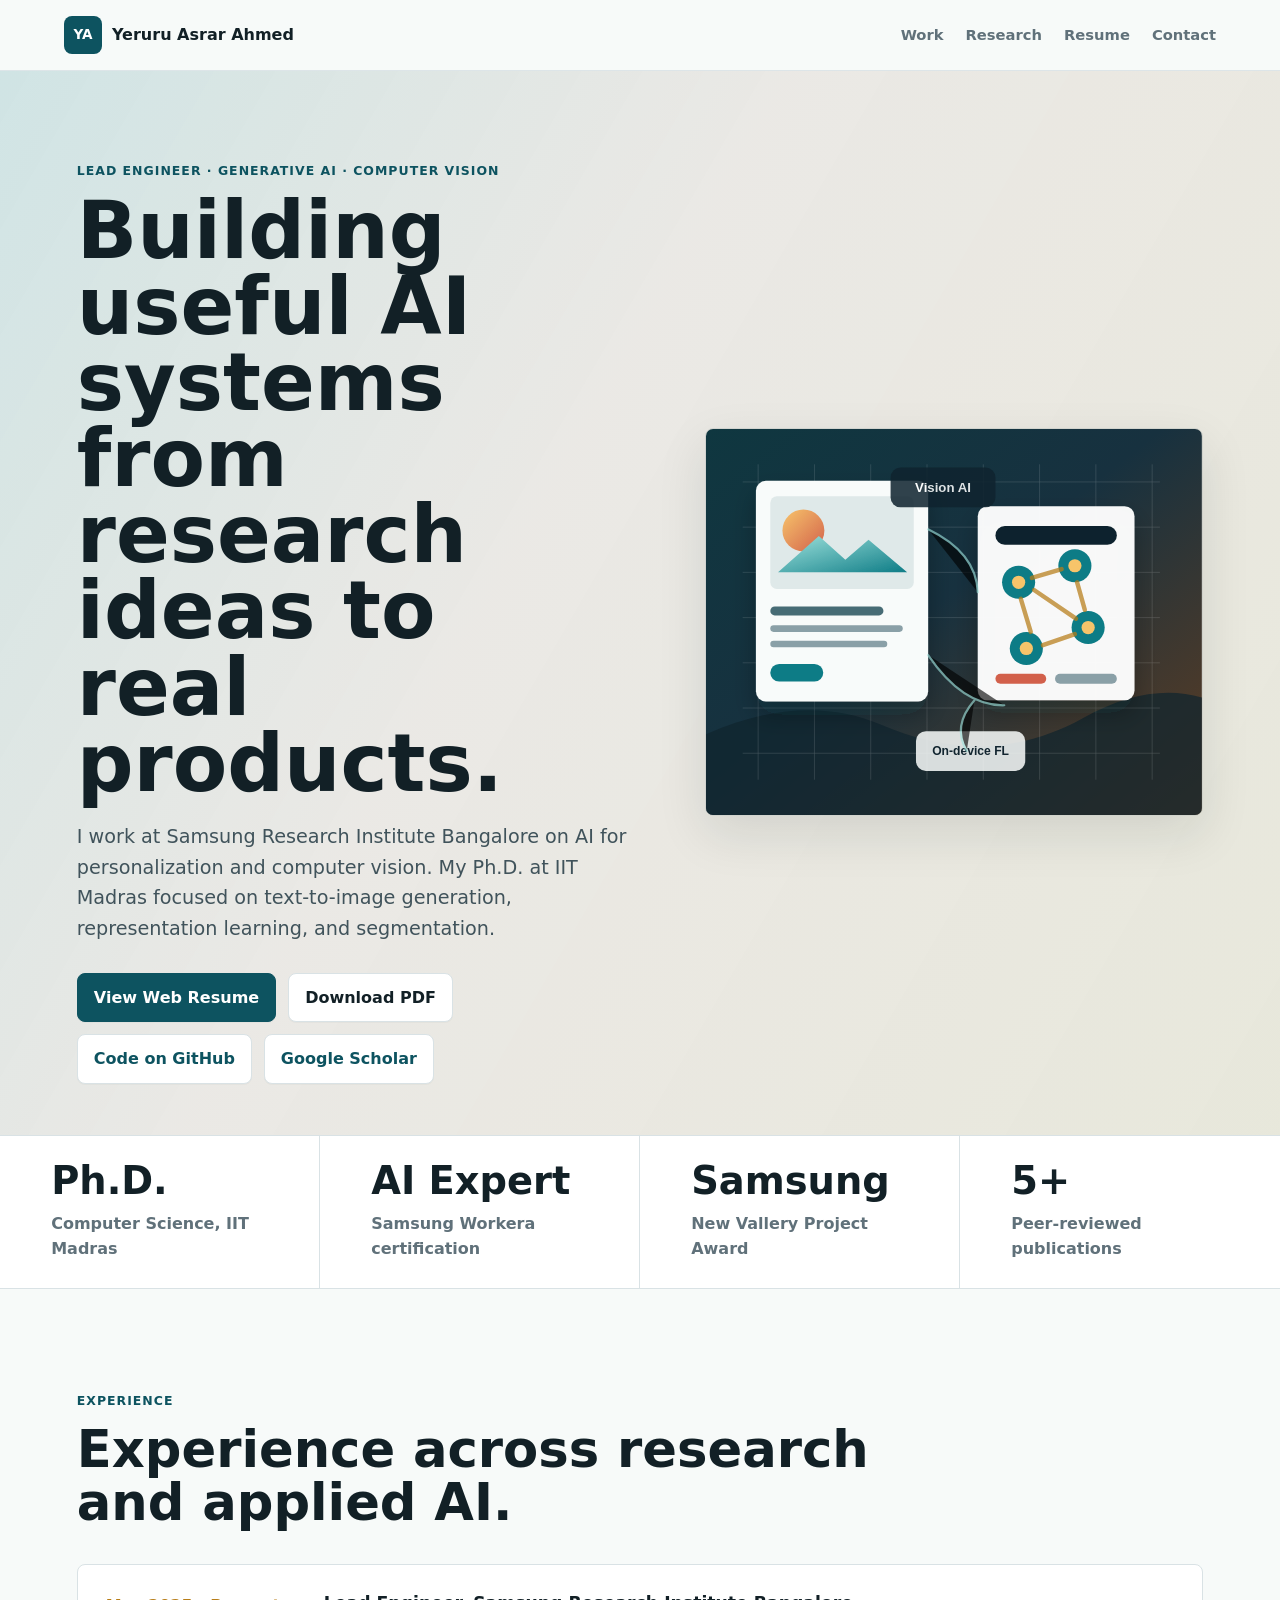
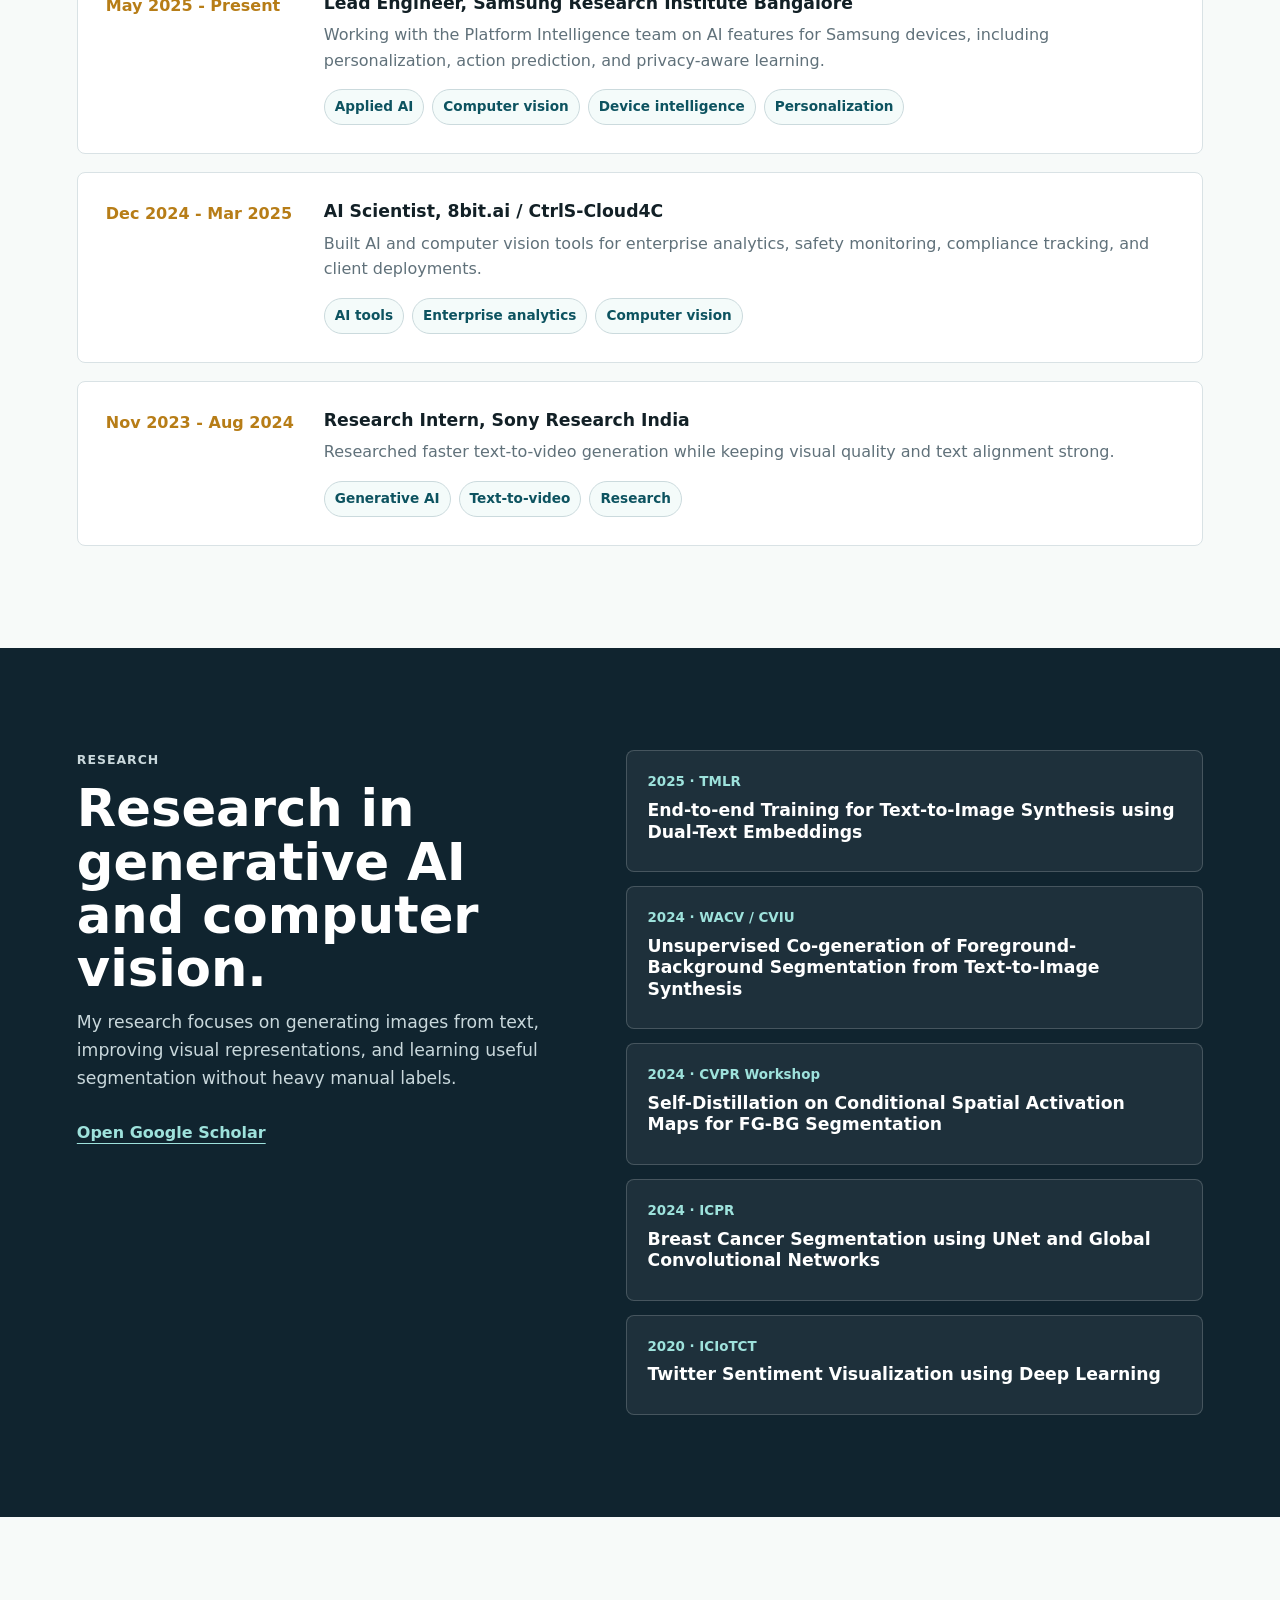
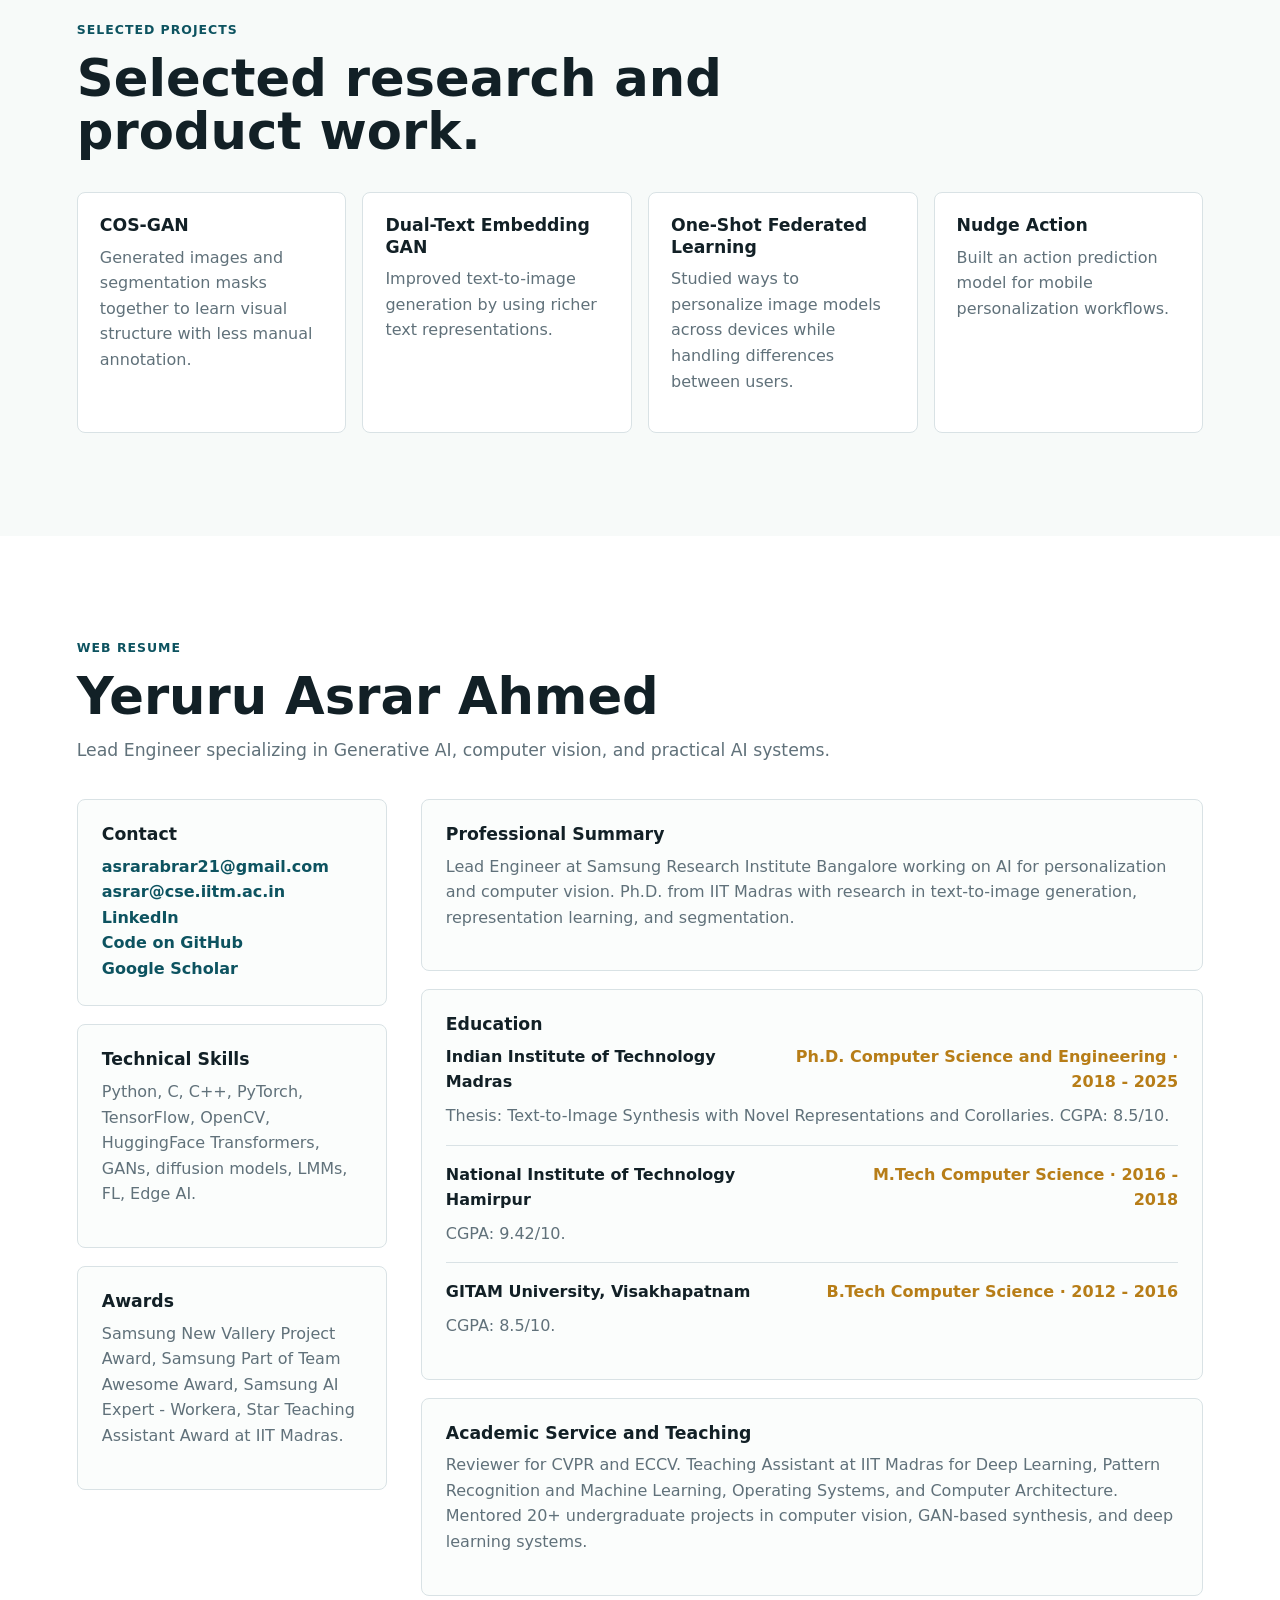
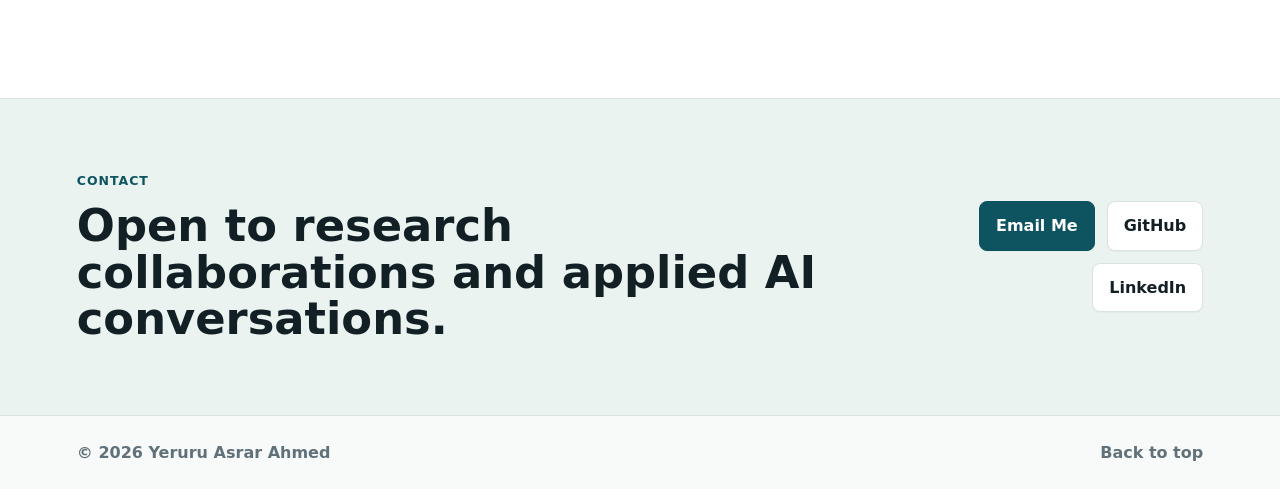
<file: index.html>
<!doctype html>
<html lang="en">
  <head>
    <meta charset="utf-8" />
    <meta name="viewport" content="width=device-width, initial-scale=1" />
    <title>Yeruru Asrar Ahmed | Generative AI & Computer Vision</title>
    <meta
      name="description"
      content="Yeruru Asrar Ahmed is a Lead Engineer working on Generative AI, computer vision, and practical AI systems."
    />
    <meta name="theme-color" content="#10242f" />
    <meta property="og:title" content="Yeruru Asrar Ahmed" />
    <meta property="og:description" content="Lead Engineer working on Generative AI, Computer Vision, and practical AI systems." />
    <meta property="og:type" content="website" />
    <link rel="icon" href="assets/favicon.svg" type="image/svg+xml" />
    <link rel="stylesheet" href="styles.css" />
  </head>
  <body>
    <header class="site-header">
      <a class="brand" href="#top" aria-label="Yeruru Asrar Ahmed home">
        <span class="brand-mark">YA</span>
        <span>Yeruru Asrar Ahmed</span>
      </a>
      <nav class="nav" aria-label="Primary navigation">
        <a href="#work">Work</a>
        <a href="#research">Research</a>
        <a href="#resume">Resume</a>
        <a href="#contact">Contact</a>
      </nav>
    </header>

    <main id="top">
      <section class="hero">
        <div class="hero-copy">
          <p class="eyebrow">Lead Engineer · Generative AI · Computer Vision</p>
          <h1>Building useful AI systems from research ideas to real products.</h1>
          <p class="hero-text">
            I work at Samsung Research Institute Bangalore on AI for personalization and computer vision.
            My Ph.D. at IIT Madras focused on text-to-image generation, representation learning, and segmentation.
          </p>
          <div class="hero-actions" aria-label="Profile links">
            <a class="button primary" href="#resume">View Web Resume</a>
            <a class="button" href="Yeruru_Asrar_Ahmed_Resume.pdf?v=latex">Download PDF</a>
            <a class="button ghost" href="https://github.com/asrarabrar21">Code on GitHub</a>
            <a class="button ghost" href="https://scholar.google.com/citations?user=YV2QFccAAAAJ&hl=en">Google Scholar</a>
          </div>
        </div>
        <div class="hero-visual" aria-label="Abstract AI research visual">
          <img src="assets/research-visual.svg" alt="" />
        </div>
      </section>

      <section class="stats" aria-label="Career highlights">
        <div>
          <strong>Ph.D.</strong>
          <span>Computer Science, IIT Madras</span>
        </div>
        <div>
          <strong>AI Expert</strong>
          <span>Samsung Workera certification</span>
        </div>
        <div>
          <strong>Samsung</strong>
          <span>New Vallery Project Award</span>
        </div>
        <div>
          <strong>5+</strong>
          <span>Peer-reviewed publications</span>
        </div>
      </section>

      <section id="work" class="section">
        <div class="section-heading">
          <p class="eyebrow">Experience</p>
          <h2>Experience across research and applied AI.</h2>
        </div>
        <div class="timeline">
          <article class="timeline-item">
            <div class="time">May 2025 - Present</div>
            <div>
              <h3>Lead Engineer, Samsung Research Institute Bangalore</h3>
              <p>
                Working with the Platform Intelligence team on AI features for Samsung devices, including
                personalization, action prediction, and privacy-aware learning.
              </p>
              <ul class="tags">
                <li>Applied AI</li>
                <li>Computer vision</li>
                <li>Device intelligence</li>
                <li>Personalization</li>
              </ul>
            </div>
          </article>
          <article class="timeline-item">
            <div class="time">Dec 2024 - Mar 2025</div>
            <div>
              <h3>AI Scientist, 8bit.ai / CtrlS-Cloud4C</h3>
              <p>
                Built AI and computer vision tools for enterprise analytics, safety monitoring,
                compliance tracking, and client deployments.
              </p>
              <ul class="tags">
                <li>AI tools</li>
                <li>Enterprise analytics</li>
                <li>Computer vision</li>
              </ul>
            </div>
          </article>
          <article class="timeline-item">
            <div class="time">Nov 2023 - Aug 2024</div>
            <div>
              <h3>Research Intern, Sony Research India</h3>
              <p>
                Researched faster text-to-video generation while keeping visual quality and text alignment strong.
              </p>
              <ul class="tags">
                <li>Generative AI</li>
                <li>Text-to-video</li>
                <li>Research</li>
              </ul>
            </div>
          </article>
        </div>
      </section>

      <section id="research" class="section split">
        <div class="section-heading">
          <p class="eyebrow">Research</p>
          <h2>Research in generative AI and computer vision.</h2>
          <p>
            My research focuses on generating images from text, improving visual representations,
            and learning useful segmentation without heavy manual labels.
          </p>
          <a class="text-link" href="https://scholar.google.com/citations?user=YV2QFccAAAAJ&hl=en">Open Google Scholar</a>
        </div>
        <div class="publication-list">
          <article>
            <span>2025 · TMLR</span>
            <h3>End-to-end Training for Text-to-Image Synthesis using Dual-Text Embeddings</h3>
          </article>
          <article>
            <span>2024 · WACV / CVIU</span>
            <h3>Unsupervised Co-generation of Foreground-Background Segmentation from Text-to-Image Synthesis</h3>
          </article>
          <article>
            <span>2024 · CVPR Workshop</span>
            <h3>Self-Distillation on Conditional Spatial Activation Maps for FG-BG Segmentation</h3>
          </article>
          <article>
            <span>2024 · ICPR</span>
            <h3>Breast Cancer Segmentation using UNet and Global Convolutional Networks</h3>
          </article>
          <article>
            <span>2020 · ICIoTCT</span>
            <h3>Twitter Sentiment Visualization using Deep Learning</h3>
          </article>
        </div>
      </section>

      <section class="section">
        <div class="section-heading">
          <p class="eyebrow">Selected Projects</p>
          <h2>Selected research and product work.</h2>
        </div>
        <div class="project-grid">
          <article>
            <h3>COS-GAN</h3>
            <p>Generated images and segmentation masks together to learn visual structure with less manual annotation.</p>
          </article>
          <article>
            <h3>Dual-Text Embedding GAN</h3>
            <p>Improved text-to-image generation by using richer text representations.</p>
          </article>
          <article>
            <h3>One-Shot Federated Learning</h3>
            <p>Studied ways to personalize image models across devices while handling differences between users.</p>
          </article>
          <article>
            <h3>Nudge Action</h3>
            <p>Built an action prediction model for mobile personalization workflows.</p>
          </article>
        </div>
      </section>

      <section id="resume" class="section resume-section">
        <div class="section-heading">
          <p class="eyebrow">Web Resume</p>
          <h2>Yeruru Asrar Ahmed</h2>
          <p>Lead Engineer specializing in Generative AI, computer vision, and practical AI systems.</p>
        </div>

        <div class="resume-layout">
          <aside class="resume-sidebar">
            <div>
              <h3>Contact</h3>
              <a href="mailto:asrarabrar21@gmail.com">asrarabrar21@gmail.com</a>
              <a href="mailto:asrar@cse.iitm.ac.in">asrar@cse.iitm.ac.in</a>
              <a href="https://www.linkedin.com/in/yeruru-asrar-ahmed-63670113b/">LinkedIn</a>
              <a href="https://github.com/asrarabrar21">Code on GitHub</a>
              <a href="https://scholar.google.com/citations?user=YV2QFccAAAAJ&hl=en">Google Scholar</a>
            </div>
            <div>
              <h3>Technical Skills</h3>
              <p>Python, C, C++, PyTorch, TensorFlow, OpenCV, HuggingFace Transformers, GANs, diffusion models, LMMs, FL, Edge AI.</p>
            </div>
            <div>
              <h3>Awards</h3>
              <p>Samsung New Vallery Project Award, Samsung Part of Team Awesome Award, Samsung AI Expert - Workera, Star Teaching Assistant Award at IIT Madras.</p>
            </div>
          </aside>

          <div class="resume-main">
            <article>
              <h3>Professional Summary</h3>
              <p>
                Lead Engineer at Samsung Research Institute Bangalore working on AI for personalization and computer vision.
                Ph.D. from IIT Madras with research in text-to-image generation, representation learning, and segmentation.
              </p>
            </article>

            <article>
              <h3>Education</h3>
              <div class="resume-entry">
                <div>
                  <strong>Indian Institute of Technology Madras</strong>
                  <span>Ph.D. Computer Science and Engineering · 2018 - 2025</span>
                </div>
                <p>Thesis: Text-to-Image Synthesis with Novel Representations and Corollaries. CGPA: 8.5/10.</p>
              </div>
              <div class="resume-entry">
                <div>
                  <strong>National Institute of Technology Hamirpur</strong>
                  <span>M.Tech Computer Science · 2016 - 2018</span>
                </div>
                <p>CGPA: 9.42/10.</p>
              </div>
              <div class="resume-entry">
                <div>
                  <strong>GITAM University, Visakhapatnam</strong>
                  <span>B.Tech Computer Science · 2012 - 2016</span>
                </div>
                <p>CGPA: 8.5/10.</p>
              </div>
            </article>

            <article>
              <h3>Academic Service and Teaching</h3>
              <p>
                Reviewer for CVPR and ECCV.
                Teaching Assistant at IIT Madras for Deep Learning, Pattern Recognition and Machine Learning,
                Operating Systems, and Computer Architecture. Mentored 20+ undergraduate projects in computer vision,
                GAN-based synthesis, and deep learning systems.
              </p>
            </article>
          </div>
        </div>
      </section>

      <section id="contact" class="contact-band">
        <div>
          <p class="eyebrow">Contact</p>
          <h2>Open to research collaborations and applied AI conversations.</h2>
        </div>
        <div class="contact-actions">
          <a class="button primary" href="mailto:asrarabrar21@gmail.com">Email Me</a>
          <a class="button" href="https://github.com/asrarabrar21">GitHub</a>
          <a class="button" href="https://www.linkedin.com/in/yeruru-asrar-ahmed-63670113b/">LinkedIn</a>
        </div>
      </section>
    </main>

    <footer>
      <span>© <span id="year">2026</span> Yeruru Asrar Ahmed</span>
      <a href="#top">Back to top</a>
    </footer>
    <script src="script.js"></script>
  </body>
</html>
</file>
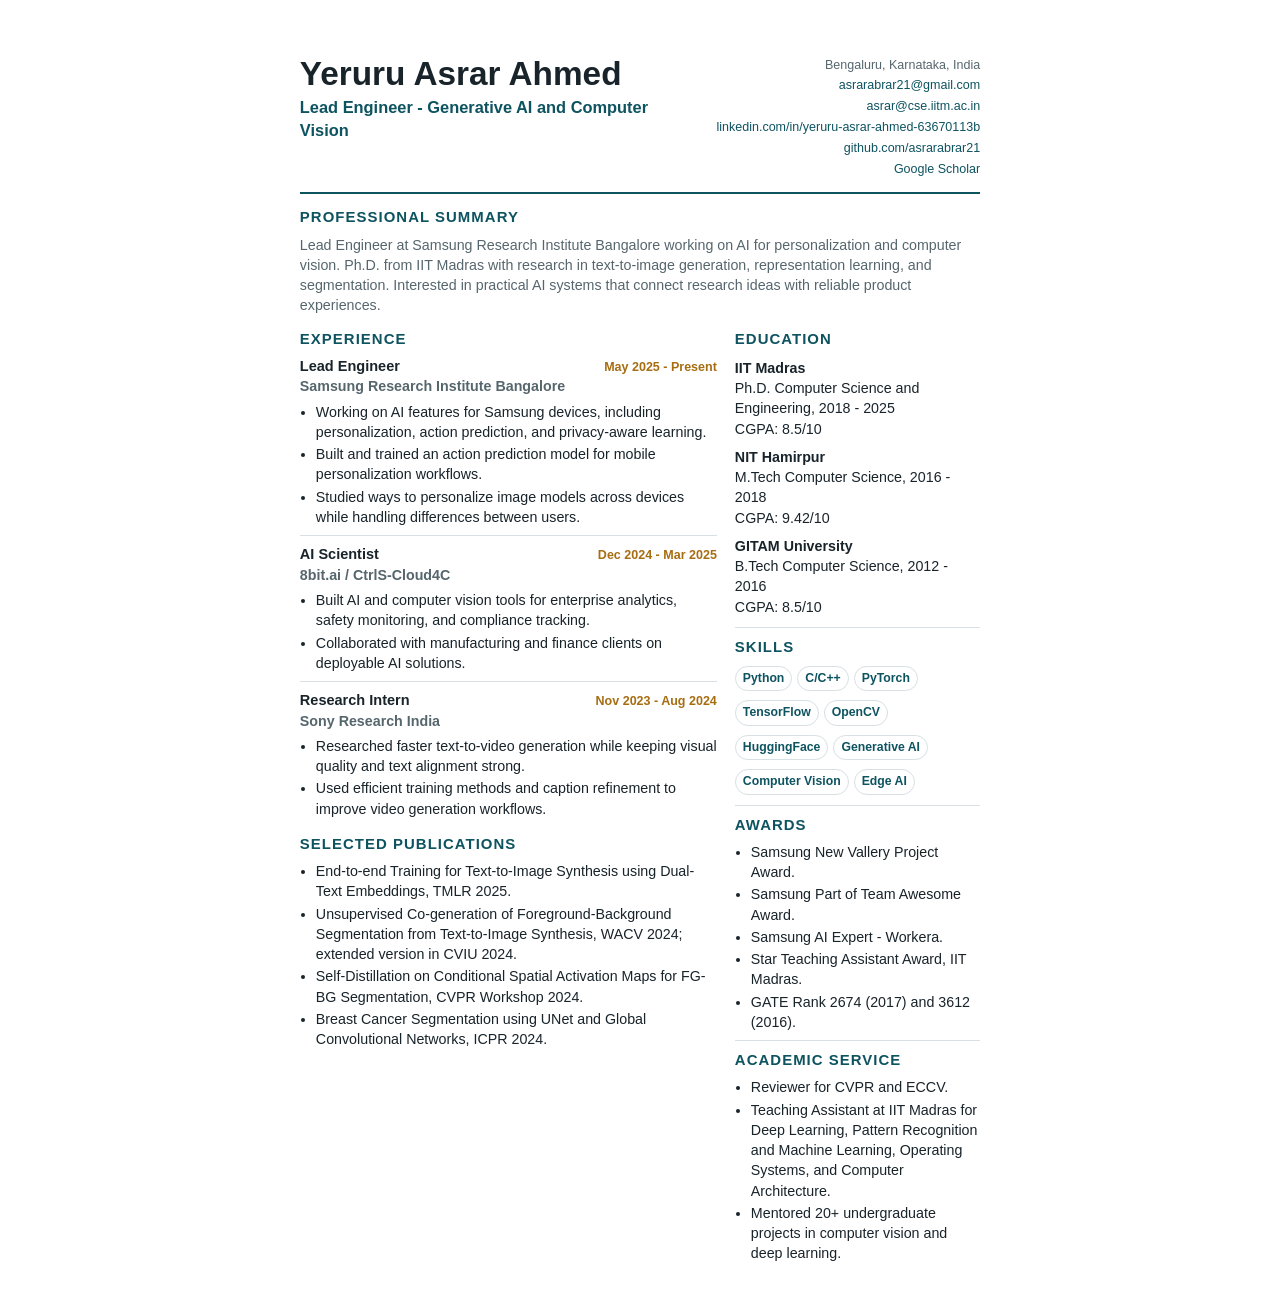
<file: resume.html>
<!doctype html>
<html lang="en">
  <head>
    <meta charset="utf-8" />
    <meta name="viewport" content="width=device-width, initial-scale=1" />
    <title>Yeruru Asrar Ahmed - Resume</title>
    <style>
      :root {
        --ink: #18232a;
        --muted: #56666d;
        --line: #d7e0e3;
        --accent: #0d5360;
        --gold: #a76d12;
      }

      * {
        box-sizing: border-box;
      }

      body {
        margin: 0;
        color: var(--ink);
        font-family: Arial, Helvetica, sans-serif;
        font-size: 10.7pt;
        line-height: 1.42;
        background: #ffffff;
      }

      .page {
        width: 210mm;
        min-height: 297mm;
        margin: 0 auto;
        padding: 15mm 15mm 13mm;
      }

      header {
        display: grid;
        grid-template-columns: 1fr auto;
        gap: 18px;
        padding-bottom: 14px;
        border-bottom: 2px solid var(--accent);
      }

      h1,
      h2,
      h3,
      p {
        margin: 0;
      }

      h1 {
        font-size: 25pt;
        line-height: 1;
        letter-spacing: 0;
      }

      .role {
        margin-top: 6px;
        color: var(--accent);
        font-size: 12.3pt;
        font-weight: 700;
      }

      .contact {
        display: grid;
        gap: 3px;
        color: var(--muted);
        font-size: 9.4pt;
        text-align: right;
      }

      a {
        color: var(--accent);
        text-decoration: none;
      }

      section {
        padding-top: 12px;
      }

      h2 {
        margin-bottom: 7px;
        color: var(--accent);
        font-size: 11.2pt;
        letter-spacing: 0.07em;
        text-transform: uppercase;
      }

      h3 {
        font-size: 10.9pt;
      }

      .summary {
        color: var(--muted);
      }

      .two-col {
        display: grid;
        grid-template-columns: 1.7fr 1fr;
        gap: 18px;
      }

      .entry {
        padding-top: 8px;
        margin-top: 8px;
        border-top: 1px solid var(--line);
      }

      .entry:first-of-type {
        padding-top: 0;
        margin-top: 0;
        border-top: 0;
      }

      .entry-head {
        display: grid;
        grid-template-columns: 1fr auto;
        gap: 10px;
        align-items: baseline;
      }

      .where {
        color: var(--muted);
        font-weight: 700;
      }

      .when {
        color: var(--gold);
        font-size: 9.4pt;
        font-weight: 700;
        white-space: nowrap;
      }

      ul {
        padding-left: 16px;
        margin: 5px 0 0;
      }

      li {
        margin: 2px 0;
      }

      .compact-list {
        display: grid;
        gap: 4px;
        padding: 0;
        margin: 0;
        list-style: none;
      }

      .pill-list {
        display: flex;
        flex-wrap: wrap;
        gap: 5px;
        padding: 0;
        margin: 0;
        list-style: none;
      }

      .pill-list li {
        padding: 3px 7px;
        border: 1px solid var(--line);
        border-radius: 999px;
        color: var(--accent);
        font-size: 9.2pt;
        font-weight: 700;
      }

      .side-card {
        padding-top: 8px;
        margin-top: 8px;
        border-top: 1px solid var(--line);
      }

      .side-card:first-child {
        padding-top: 0;
        margin-top: 0;
        border-top: 0;
      }

      @page {
        size: A4;
        margin: 0;
      }

      @media print {
        body {
          print-color-adjust: exact;
          -webkit-print-color-adjust: exact;
        }

        .page {
          margin: 0;
        }
      }
    </style>
  </head>
  <body>
    <main class="page">
      <header>
        <div>
          <h1>Yeruru Asrar Ahmed</h1>
          <p class="role">Lead Engineer - Generative AI and Computer Vision</p>
        </div>
        <div class="contact">
          <span>Bengaluru, Karnataka, India</span>
          <a href="mailto:asrarabrar21@gmail.com">asrarabrar21@gmail.com</a>
          <a href="mailto:asrar@cse.iitm.ac.in">asrar@cse.iitm.ac.in</a>
          <a href="https://www.linkedin.com/in/yeruru-asrar-ahmed-63670113b/">linkedin.com/in/yeruru-asrar-ahmed-63670113b</a>
          <a href="https://github.com/asrarabrar21">github.com/asrarabrar21</a>
          <a href="https://scholar.google.com/citations?user=YV2QFccAAAAJ&hl=en">Google Scholar</a>
        </div>
      </header>

      <section>
        <h2>Professional Summary</h2>
        <p class="summary">
          Lead Engineer at Samsung Research Institute Bangalore working on AI for personalization and computer vision.
          Ph.D. from IIT Madras with research in text-to-image generation, representation learning, and segmentation.
          Interested in practical AI systems that connect research ideas with reliable product experiences.
        </p>
      </section>

      <section class="two-col">
        <div>
          <h2>Experience</h2>
          <article class="entry">
            <div class="entry-head">
              <div>
                <h3>Lead Engineer</h3>
                <p class="where">Samsung Research Institute Bangalore</p>
              </div>
              <span class="when">May 2025 - Present</span>
            </div>
            <ul>
              <li>Working on AI features for Samsung devices, including personalization, action prediction, and privacy-aware learning.</li>
              <li>Built and trained an action prediction model for mobile personalization workflows.</li>
              <li>Studied ways to personalize image models across devices while handling differences between users.</li>
            </ul>
          </article>

          <article class="entry">
            <div class="entry-head">
              <div>
                <h3>AI Scientist</h3>
                <p class="where">8bit.ai / CtrlS-Cloud4C</p>
              </div>
              <span class="when">Dec 2024 - Mar 2025</span>
            </div>
            <ul>
              <li>Built AI and computer vision tools for enterprise analytics, safety monitoring, and compliance tracking.</li>
              <li>Collaborated with manufacturing and finance clients on deployable AI solutions.</li>
            </ul>
          </article>

          <article class="entry">
            <div class="entry-head">
              <div>
                <h3>Research Intern</h3>
                <p class="where">Sony Research India</p>
              </div>
              <span class="when">Nov 2023 - Aug 2024</span>
            </div>
            <ul>
              <li>Researched faster text-to-video generation while keeping visual quality and text alignment strong.</li>
              <li>Used efficient training methods and caption refinement to improve video generation workflows.</li>
            </ul>
          </article>

          <section>
            <h2>Selected Publications</h2>
            <ul>
              <li>End-to-end Training for Text-to-Image Synthesis using Dual-Text Embeddings, TMLR 2025.</li>
              <li>Unsupervised Co-generation of Foreground-Background Segmentation from Text-to-Image Synthesis, WACV 2024; extended version in CVIU 2024.</li>
              <li>Self-Distillation on Conditional Spatial Activation Maps for FG-BG Segmentation, CVPR Workshop 2024.</li>
              <li>Breast Cancer Segmentation using UNet and Global Convolutional Networks, ICPR 2024.</li>
            </ul>
          </section>
        </div>

        <aside>
          <div class="side-card">
            <h2>Education</h2>
            <ul class="compact-list">
              <li><strong>IIT Madras</strong><br />Ph.D. Computer Science and Engineering, 2018 - 2025<br />CGPA: 8.5/10</li>
              <li><strong>NIT Hamirpur</strong><br />M.Tech Computer Science, 2016 - 2018<br />CGPA: 9.42/10</li>
              <li><strong>GITAM University</strong><br />B.Tech Computer Science, 2012 - 2016<br />CGPA: 8.5/10</li>
            </ul>
          </div>

          <div class="side-card">
            <h2>Skills</h2>
            <ul class="pill-list">
              <li>Python</li>
              <li>C/C++</li>
              <li>PyTorch</li>
              <li>TensorFlow</li>
              <li>OpenCV</li>
              <li>HuggingFace</li>
              <li>Generative AI</li>
              <li>Computer Vision</li>
              <li>Edge AI</li>
            </ul>
          </div>

          <div class="side-card">
            <h2>Awards</h2>
            <ul>
              <li>Samsung New Vallery Project Award.</li>
              <li>Samsung Part of Team Awesome Award.</li>
              <li>Samsung AI Expert - Workera.</li>
              <li>Star Teaching Assistant Award, IIT Madras.</li>
              <li>GATE Rank 2674 (2017) and 3612 (2016).</li>
            </ul>
          </div>

          <div class="side-card">
            <h2>Academic Service</h2>
            <ul>
              <li>Reviewer for CVPR and ECCV.</li>
              <li>Teaching Assistant at IIT Madras for Deep Learning, Pattern Recognition and Machine Learning, Operating Systems, and Computer Architecture.</li>
              <li>Mentored 20+ undergraduate projects in computer vision and deep learning.</li>
            </ul>
          </div>
        </aside>
      </section>
    </main>
  </body>
</html>
</file>
<file: styles.css>
:root {
  color-scheme: light;
  --ink: #122026;
  --muted: #60717a;
  --line: #d9e2e5;
  --paper: #f7faf9;
  --panel: #ffffff;
  --accent: #0e7c86;
  --accent-strong: #0d5360;
  --gold: #b77d17;
  --coral: #d2614b;
  --shadow: 0 18px 50px rgba(18, 32, 38, 0.11);
}

* {
  box-sizing: border-box;
}

html {
  scroll-behavior: smooth;
}

body {
  margin: 0;
  font-family: Inter, ui-sans-serif, system-ui, -apple-system, BlinkMacSystemFont, "Segoe UI", sans-serif;
  color: var(--ink);
  background: var(--paper);
  line-height: 1.6;
}

a {
  color: inherit;
  text-decoration: none;
}

.site-header {
  position: sticky;
  top: 0;
  z-index: 20;
  display: flex;
  align-items: center;
  justify-content: space-between;
  gap: 24px;
  padding: 16px clamp(20px, 5vw, 72px);
  background: rgba(247, 250, 249, 0.92);
  border-bottom: 1px solid rgba(217, 226, 229, 0.85);
  backdrop-filter: blur(14px);
}

.brand,
.nav,
.hero-actions,
.contact-actions {
  display: flex;
  align-items: center;
}

.brand {
  gap: 10px;
  font-weight: 800;
  letter-spacing: 0;
}

.brand-mark {
  display: grid;
  width: 38px;
  height: 38px;
  place-items: center;
  color: #ffffff;
  background: var(--accent-strong);
  border-radius: 8px;
  font-size: 0.85rem;
}

.nav {
  gap: 22px;
  color: var(--muted);
  font-weight: 700;
  font-size: 0.92rem;
}

.nav a:hover,
.text-link:hover,
footer a:hover {
  color: var(--accent-strong);
}

.hero {
  display: grid;
  grid-template-columns: minmax(0, 1.05fr) minmax(320px, 0.95fr);
  align-items: center;
  min-height: calc(100vh - 71px);
  padding: clamp(52px, 7vw, 98px) clamp(20px, 6vw, 88px) clamp(34px, 4vw, 62px);
  gap: clamp(34px, 6vw, 86px);
  background:
    linear-gradient(120deg, rgba(14, 124, 134, 0.13), rgba(210, 97, 75, 0.08) 42%, rgba(183, 125, 23, 0.1)),
    #edf4f2;
}

.hero-copy {
  max-width: 760px;
}

.eyebrow {
  margin: 0 0 12px;
  color: var(--accent-strong);
  font-size: 0.78rem;
  font-weight: 900;
  text-transform: uppercase;
  letter-spacing: 0.08em;
}

h1,
h2,
h3,
p {
  margin-top: 0;
}

h1 {
  max-width: 900px;
  margin-bottom: 20px;
  font-size: clamp(2.75rem, 6.2vw, 6.4rem);
  line-height: 0.96;
  letter-spacing: 0;
}

h2 {
  margin-bottom: 14px;
  font-size: clamp(2rem, 4vw, 3.6rem);
  line-height: 1.04;
  letter-spacing: 0;
}

h3 {
  margin-bottom: 8px;
  font-size: 1.08rem;
  line-height: 1.25;
}

.hero-text {
  max-width: 680px;
  color: #40535b;
  font-size: clamp(1.05rem, 1.5vw, 1.28rem);
}

.hero-actions {
  flex-wrap: wrap;
  gap: 12px;
  margin-top: 28px;
}

.button {
  display: inline-flex;
  align-items: center;
  justify-content: center;
  min-height: 44px;
  padding: 11px 16px;
  border: 1px solid var(--line);
  border-radius: 8px;
  background: #ffffff;
  color: var(--ink);
  font-weight: 800;
  box-shadow: 0 1px 0 rgba(18, 32, 38, 0.03);
}

.button:hover {
  transform: translateY(-1px);
  box-shadow: 0 10px 24px rgba(18, 32, 38, 0.1);
}

.button.primary {
  border-color: var(--accent-strong);
  background: var(--accent-strong);
  color: #ffffff;
}

.button.ghost {
  color: var(--accent-strong);
}

.hero-visual {
  min-width: 0;
}

.hero-visual img {
  display: block;
  width: 100%;
  min-height: 320px;
  object-fit: cover;
  border: 1px solid rgba(16, 36, 47, 0.11);
  border-radius: 8px;
  box-shadow: var(--shadow);
}

.stats {
  display: grid;
  grid-template-columns: repeat(4, 1fr);
  border-top: 1px solid var(--line);
  border-bottom: 1px solid var(--line);
  background: var(--panel);
}

.stats div {
  min-height: 132px;
  padding: 26px clamp(20px, 4vw, 54px);
  border-right: 1px solid var(--line);
}

.stats div:last-child {
  border-right: 0;
}

.stats strong,
.stats span {
  display: block;
}

.stats strong {
  font-size: clamp(1.5rem, 3vw, 2.6rem);
  line-height: 1;
}

.stats span {
  margin-top: 10px;
  color: var(--muted);
  font-weight: 700;
}

.section {
  padding: clamp(58px, 8vw, 112px) clamp(20px, 6vw, 88px);
}

.section-heading {
  max-width: 820px;
  margin-bottom: 34px;
}

.section-heading p:not(.eyebrow) {
  color: var(--muted);
  font-size: 1.08rem;
}

.timeline {
  display: grid;
  gap: 18px;
}

.timeline-item {
  display: grid;
  grid-template-columns: 190px 1fr;
  gap: 28px;
  padding: 28px;
  background: var(--panel);
  border: 1px solid var(--line);
  border-radius: 8px;
}

.time {
  color: var(--gold);
  font-weight: 900;
}

.timeline-item p,
.project-grid p,
.resume-main p,
.resume-sidebar p {
  color: var(--muted);
}

.tags {
  display: flex;
  flex-wrap: wrap;
  gap: 8px;
  padding: 0;
  margin: 16px 0 0;
  list-style: none;
}

.tags li {
  padding: 6px 10px;
  border: 1px solid #cbdadd;
  border-radius: 999px;
  color: var(--accent-strong);
  background: #f4fbfa;
  font-size: 0.85rem;
  font-weight: 800;
}

.split {
  display: grid;
  grid-template-columns: minmax(280px, 0.82fr) minmax(0, 1fr);
  gap: clamp(32px, 6vw, 82px);
  background: #10242f;
  color: #ffffff;
}

.split .eyebrow,
.split .text-link {
  color: #9ee2dc;
}

.split .section-heading p {
  color: #c9d8dc;
}

.text-link {
  display: inline-flex;
  margin-top: 10px;
  color: var(--accent-strong);
  font-weight: 900;
  text-decoration: underline;
  text-underline-offset: 5px;
}

.publication-list {
  display: grid;
  gap: 14px;
}

.publication-list article {
  padding: 20px;
  border: 1px solid rgba(255, 255, 255, 0.18);
  border-radius: 8px;
  background: rgba(255, 255, 255, 0.06);
}

.publication-list span {
  display: block;
  margin-bottom: 7px;
  color: #9ee2dc;
  font-size: 0.84rem;
  font-weight: 900;
}

.project-grid {
  display: grid;
  grid-template-columns: repeat(4, 1fr);
  gap: 16px;
}

.project-grid article {
  min-height: 190px;
  padding: 22px;
  background: var(--panel);
  border: 1px solid var(--line);
  border-radius: 8px;
}

.resume-section {
  background: #ffffff;
}

.resume-layout {
  display: grid;
  grid-template-columns: 310px 1fr;
  gap: 34px;
}

.resume-sidebar {
  display: grid;
  gap: 18px;
  align-content: start;
}

.resume-sidebar > div,
.resume-main article {
  padding: 24px;
  border: 1px solid var(--line);
  border-radius: 8px;
  background: #fbfdfc;
}

.resume-sidebar a {
  display: block;
  color: var(--accent-strong);
  font-weight: 800;
  overflow-wrap: anywhere;
}

.resume-main {
  display: grid;
  gap: 18px;
}

.resume-entry {
  padding-top: 16px;
  margin-top: 16px;
  border-top: 1px solid var(--line);
}

.resume-entry:first-of-type {
  padding-top: 0;
  margin-top: 0;
  border-top: 0;
}

.resume-entry div {
  display: flex;
  justify-content: space-between;
  gap: 18px;
  margin-bottom: 8px;
}

.resume-entry span {
  color: var(--gold);
  font-weight: 800;
  text-align: right;
}

.contact-band {
  display: flex;
  justify-content: space-between;
  gap: 28px;
  align-items: center;
  padding: clamp(44px, 6vw, 72px) clamp(20px, 6vw, 88px);
  background: #eaf3f0;
  border-top: 1px solid var(--line);
  border-bottom: 1px solid var(--line);
}

.contact-band h2 {
  max-width: 820px;
  margin-bottom: 0;
  font-size: clamp(1.9rem, 3.5vw, 3.2rem);
}

.contact-actions {
  flex-wrap: wrap;
  justify-content: flex-end;
  gap: 12px;
}

footer {
  display: flex;
  justify-content: space-between;
  gap: 20px;
  padding: 24px clamp(20px, 6vw, 88px);
  color: var(--muted);
  font-weight: 700;
}

@media (max-width: 1020px) {
  .hero,
  .split,
  .resume-layout {
    grid-template-columns: 1fr;
  }

  .project-grid,
  .stats {
    grid-template-columns: repeat(2, 1fr);
  }

  .stats div:nth-child(2) {
    border-right: 0;
  }
}

@media (max-width: 720px) {
  .site-header {
    position: static;
    align-items: flex-start;
    flex-direction: column;
  }

  .nav {
    width: 100%;
    gap: 12px;
    overflow-x: auto;
    padding-bottom: 2px;
  }

  .hero {
    min-height: auto;
    padding-top: 44px;
  }

  h1 {
    font-size: clamp(2.45rem, 15vw, 4rem);
  }

  .hero-visual img {
    min-height: 230px;
  }

  .stats,
  .project-grid {
    grid-template-columns: 1fr;
  }

  .stats div {
    border-right: 0;
    border-bottom: 1px solid var(--line);
  }

  .stats div:last-child {
    border-bottom: 0;
  }

  .timeline-item {
    grid-template-columns: 1fr;
    padding: 22px;
  }

  .resume-entry div,
  .contact-band,
  footer {
    align-items: flex-start;
    flex-direction: column;
  }

  .resume-entry span {
    text-align: left;
  }

  .contact-actions {
    justify-content: flex-start;
  }
}

@media print {
  .site-header,
  .hero,
  .stats,
  .section:not(.resume-section),
  .contact-band,
  footer {
    display: none;
  }

  body,
  .resume-section {
    background: #ffffff;
  }

  .resume-section {
    padding: 0;
  }

  .resume-layout {
    grid-template-columns: 1fr;
  }
}
</file>
